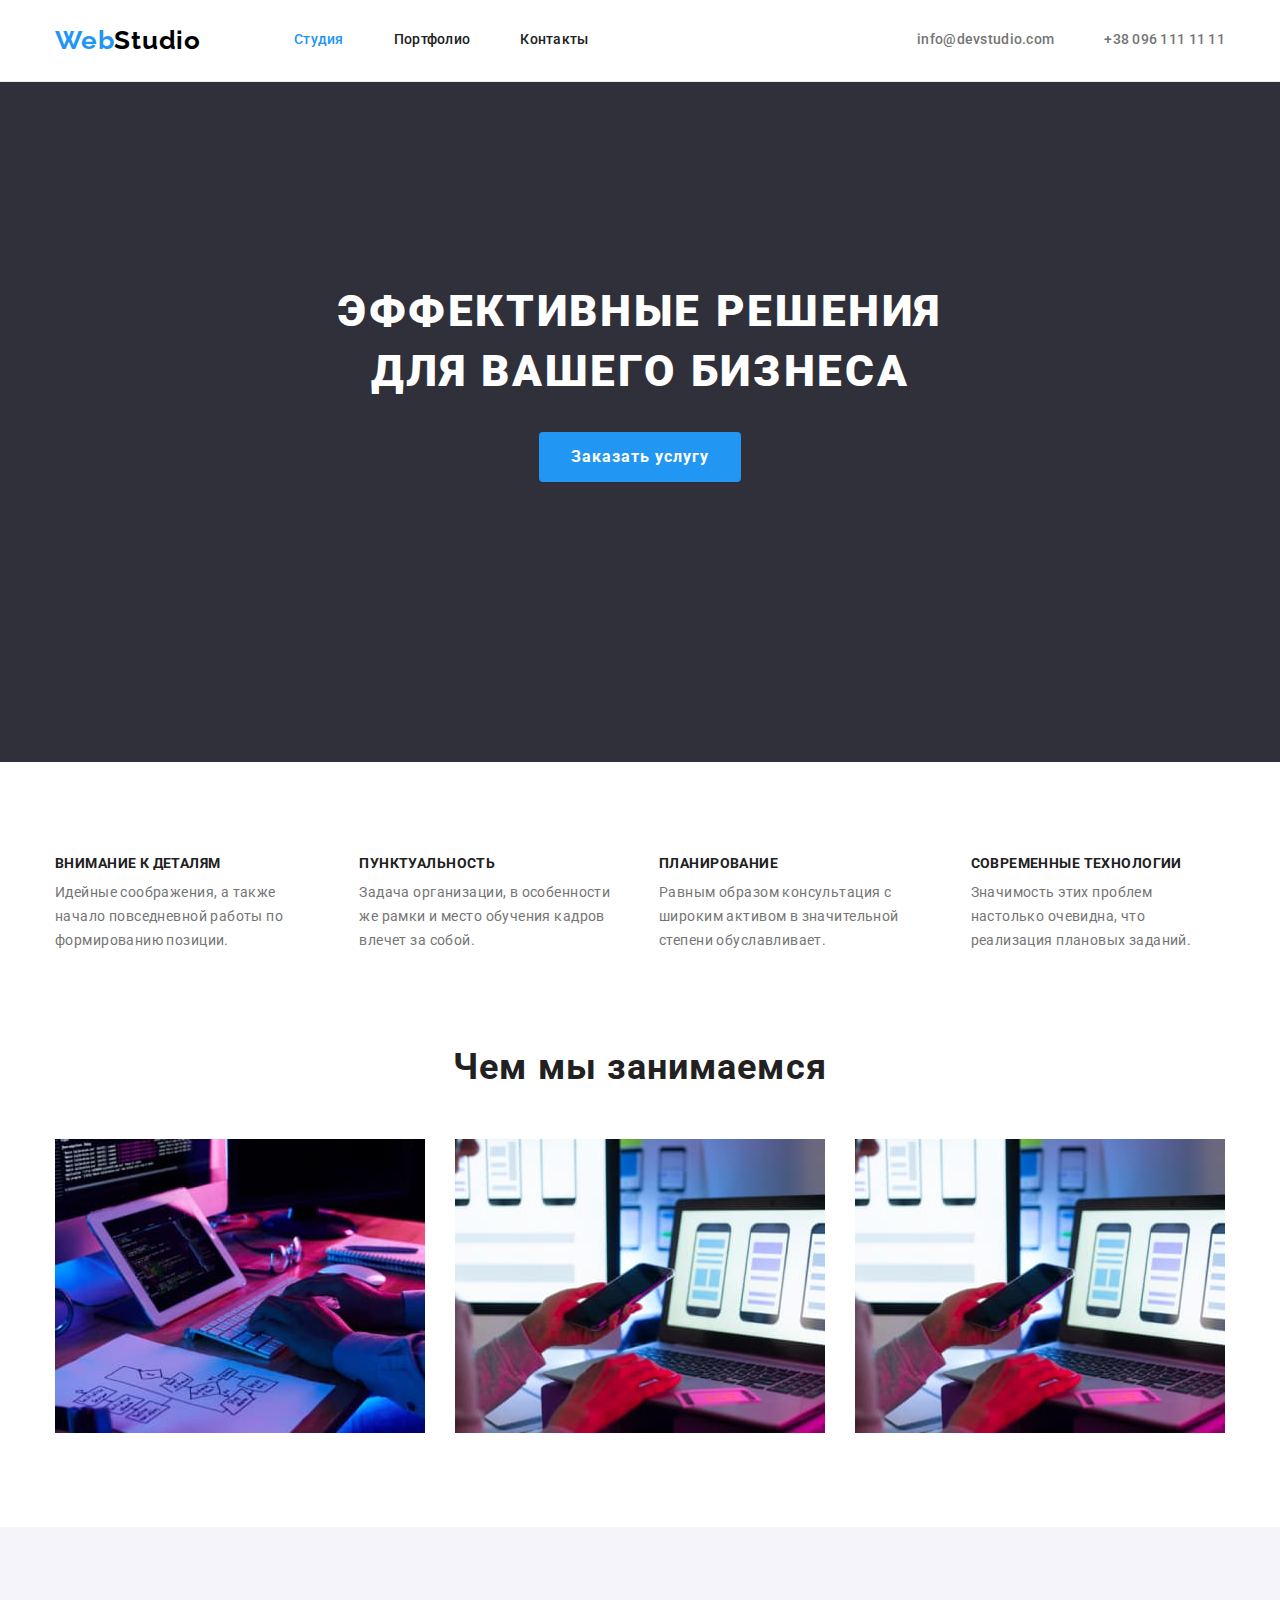
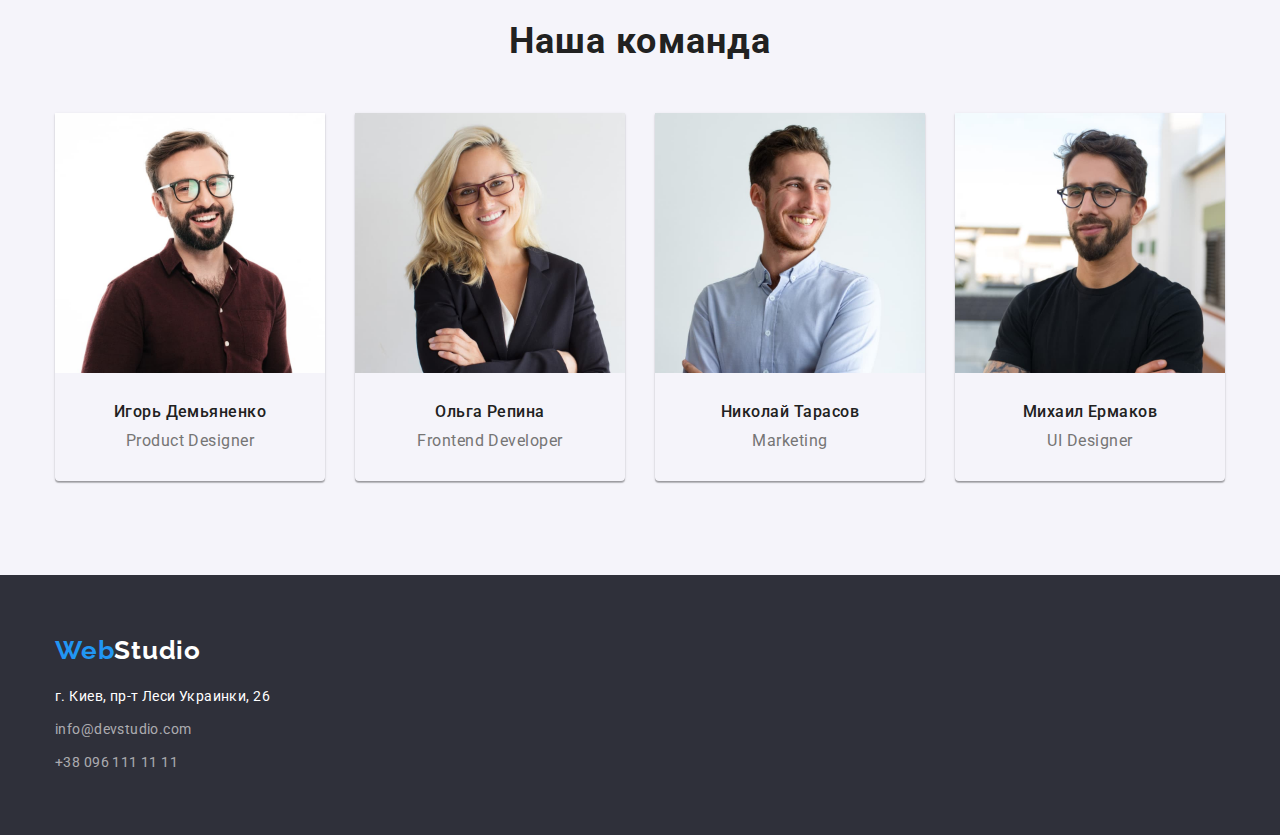
<file: index.html>
<!DOCTYPE html>
<html lang="ru">
<head>
    <meta charset="UTF-8">
    <meta http-equiv="X-UA-Compatible" content="IE=edge">
    <meta name="viewport" content="width=device-width, initial-scale=1.0">
    <link rel="preconnect" href="https://fonts.googleapis.com">
    <link rel="preconnect" href="https://fonts.gstatic.com" crossorigin>
    <link rel="stylesheet" href="./css/modern-normalize.css">
    <link href="https://fonts.googleapis.com/css2?family=Raleway:wght@700&family=Roboto:wght@400;500;700;900&display=swap" rel="stylesheet">
    <link rel="stylesheet" href="./css/styles.css"/>
    <title>Студия</title>
</head>
<body>
    <!--Сосздаем шапку-->
    <header class="header">
        <div class="container header-container">
            <nav class="navigation">
                <a class="logo logo-nav" lang="en" href="./index.html"><span class="logo-color">Web</span>Studio </a>
                <ul class="menu-nav list">
                    <li class="header-nav-item"> <a class="link-menu-nav link active" href="./index.html">Студия</a></li>
                    <li class="header-nav-item"> <a class="link-menu-nav link" href="./portfolio.html">Портфолио</a></li>
                    <li class="header-nav-item"> <a class="link-menu-nav link" href="#contact">Контакты</a></li>
                </ul>
            </nav>
            <ul class="mail-tel-header list">
                <li class="header-item"><a class="link-mth link" href="mailto:info@devstudio.com">info@devstudio.com</a></li>
                <li class="header-item"><a class="link-mth link" href="tel:+380961111111">+38 096 111 11 11</a></li>
            </ul>
        </div>  
    </header>

    <!--Основная часть-->
    <main>
        <!--Герой-->
        <section class="hero">
            <div class="container">
                <h1 class="title-hero">Эффективные решения <br> для вашего бизнеса</h1>
                <button class="button-hero" type="button">Заказать услугу</button>
            </div>
        </section>

        <section class="section">
            <div class="container">
                <h2 hidden>О нас</h2>
                <ul class="about-list list">
                    <li class="about-item"> 
                        <h3 class="title-about-uns">Внимание к деталям</h3>
                        <p class="text-about-uns">Идейные соображения, а также начало повседневной работы по формированию позиции.</p>
                    </li>
                    <li class="about-item">
                        <h3 class="title-about-uns">Пунктуальность</h3>
                        <p class="text-about-uns">Задача организации, в особенности же рамки и место обучения кадров влечет за собой.</p>
                    </li>
                    <li class="about-item">
                        <h3 class="title-about-uns">Планирование</h3>
                        <p class="text-about-uns">Равным образом консультация с широким активом в значительной степени обуславливает.</p>
                    </li>
                    <li class="about-item">
                        <h3 class="title-about-uns">Современные технологии</h3>
                        <p class="text-about-uns">Значимость этих проблем настолько очевидна, что реализация плановых заданий.</p>
                    </li>
                </ul>
            </div>
        </section>

        <section class="services">
            <div class="container">
                <h2 class="title-services">Чем мы занимаемся</h2>
                <ul class="services-list list">
                    <li class="services-item"><img src="./images/box1.jpg" alt="написание кода" width="370"></li>
                    <li class="services-item"><img src="./images/box2.jpg" alt="адаптивная верстка" width="370"></li>
                    <li class="services-item"><img src="./images/box2.jpg" alt="вб дизайн" width="370"></li>
                </ul>
            </div>
        </section>

        <section class="section our-team">
            <div class="container">
                <h2 class="title-our-team">Наша команда</h2>
                <ul class="team-list list">
                    <li class="team-item">
                        <img src="./images/img1.jpg" alt="Игорь дизайнер" width="270">
                        <div class="thumb">
                            <h3 class="specialist-name">Игорь Демьяненко</h3>
                            <p class="specialist">Product Designer</p>
                        </div>
                    </li>
                    <li class="team-item">
                        <img src="./images/img2.jpg" alt="Ольга верстальщик" width="270">
                        <div class="thumb">
                            <h3 class="specialist-name">Ольга Репина</h3>
                            <p class="specialist">Frontend Developer</p>
                        </div>
                    </li>
                    <li class="team-item">
                        <img src="./images/img3.jpg" alt="Николай маркетинг" width="270">
                        <div class="thumb">
                            <h3 class="specialist-name">Николай Тарасов</h3>
                            <p class="specialist">Marketing</p>
                        </div>
                    </li>
                    <li class="team-item">
                        <img src="./images/img4.jpg" alt="Михаил дизайнер" width="270">
                        <div class="thumb">
                            <h3 class="specialist-name">Михаил Ермаков</h3>
                            <p class="specialist">UI Designer</p>
                        </div>
                    </li>
                    
                </ul>
            </div>  
        </section>
    </main>

    <!--Подвал-->
    <footer class="footer">
        <div class="container">
            <a class="logo logo-footer" lang="en" href="./index.html"><span class="logo-color">Web</span>Studio </a>
            <address class="adress" id="contact">
                <ul class="footer-list list">
                    <li class="footer-item"><a class="link" href="https://goo.gl/maps/QvZ3WTDbZdHb9SWs6" target="_blank">г. Киев, пр-т Леси Украинки, 26</a></li>
                    <li class="footer-item footer-mail-tel"><a class="link" href="mailto:info@devstudio.com">info@devstudio.com</a></li>
                    <li class="footer-item footer-mail-tel"><a class="link" href="tel:+380961111111">+38 096 111 11 11</a></li>
                </ul>
            </address>
        </div>
    </footer>
</body>
</html>
</file>
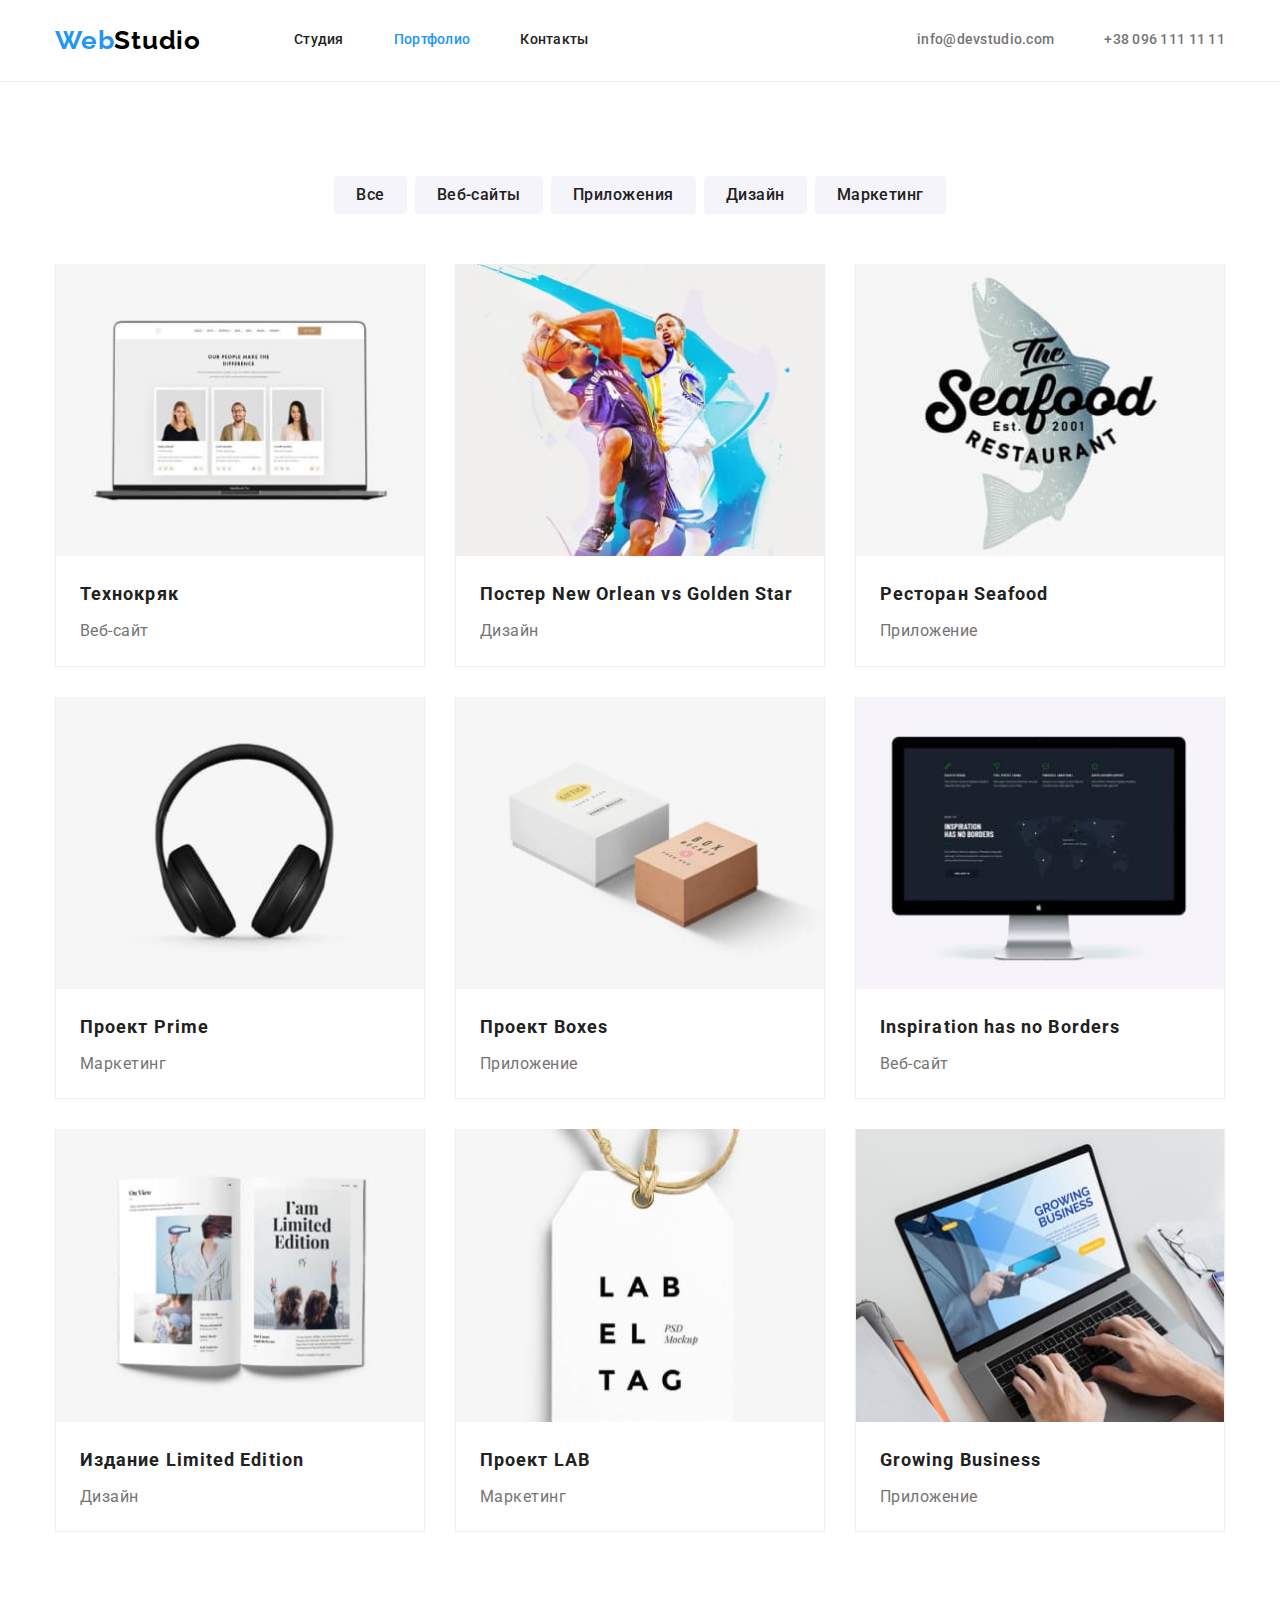
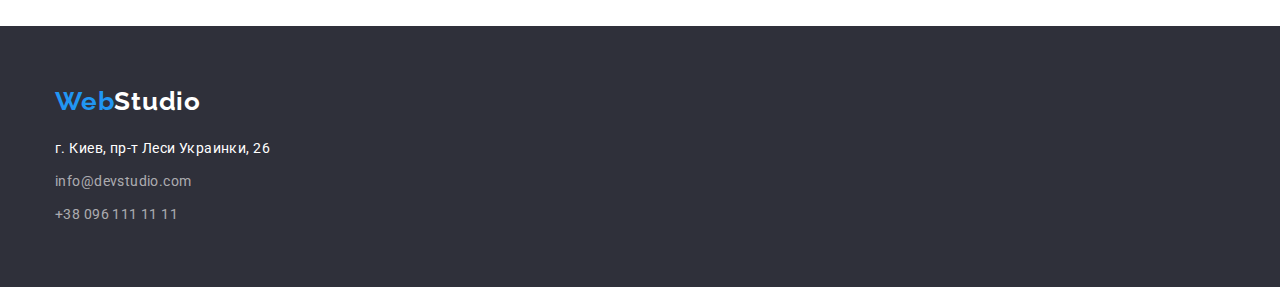
<file: portfolio.html>
<!DOCTYPE html>
<html lang="ru">
<head>
    <meta charset="UTF-8">
    <meta http-equiv="X-UA-Compatible" content="IE=edge">
    <meta name="viewport" content="width=device-width, initial-scale=1.0">
    <link rel="preconnect" href="https://fonts.googleapis.com">
    <link rel="preconnect" href="https://fonts.gstatic.com" crossorigin>
    <link rel="stylesheet" href="./css/modern-normalize.css">
    <link href="https://fonts.googleapis.com/css2?family=Raleway:wght@700&family=Roboto:wght@400;500;700;900&display=swap" rel="stylesheet">
    <link rel="stylesheet" href="./css/styles.css"/>
    <title>Студия</title>
</head>
<body>
    <!--Сосздаем шапку-->
    <header class="header">
        <div class="container header-container">
            <nav class="navigation">
                <a class="logo logo-nav" lang="en" href="./index.html"><span class="logo-color">Web</span>Studio </a>
                <ul class="menu-nav list">
                    <li class="header-nav-item"> <a class="link-menu-nav link" href="./index.html">Студия</a></li>
                    <li class="header-nav-item"> <a class="link-menu-nav link active" href="./portfolio.html">Портфолио</a></li>
                    <li class="header-nav-item"> <a class="link-menu-nav link" href="#contact">Контакты</a></li>
                </ul>
            </nav>
            <ul class="mail-tel-header list">
                <li class="header-item"><a class="link-mth link" href="mailto:info@devstudio.com">info@devstudio.com</a></li>
                <li class="header-item"><a class="link-mth link" href="tel:+380961111111">+38 096 111 11 11</a></li>
            </ul>
        </div>  
    </header>

    <!--Основная часть-->
    <main>
        <section class="portfolio">
            <div class="container">
                <ul class="btn-list list">
                    <li class="btn">
                        <button class="button" type="button">Все</button>
                    </li>
                    <li class="btn">
                        <button class="button" type="button">Веб-сайты</button>
                    </li>
                    <li class="btn">
                        <button class="button" type="button">Приложения</button>
                    </li>
                    <li class="btn">
                        <button class="button" type="button">Дизайн</button>
                    </li>
                    <li class="btn">
                        <button class="button" type="button">Маркетинг</button>
                    </li>
                </ul>
                <h1 hidden>Портфолио</h1>
                <ul class="portfolio-list list">
                    <li class="portfolio-list-item">
                        <img src="./images/img_1.jpg" alt="Игорь дизайнер" width="370">
                        <div class="thumb-portfolio">
                            <h2 class="title-portfolio-list">
                                Технокряк
                            </h2>
                            <p class="description">
                                Веб-сайт
                            </p>
                        </div>
                    </li>
                    <li class="portfolio-list-item">
                        <img src="./images/img_2.jpg" alt="Игорь дизайнер" width="370">
                        <div class="thumb-portfolio">
                            <h2 class="title-portfolio-list">
                                Постер New Orlean vs Golden Star
                            </h2>
                            <p class="description">
                                Дизайн
                            </p>
                        </div>
                    </li>
                    <li class="portfolio-list-item">
                        <img src="./images/img_3.jpg" alt="Игорь дизайнер" width="370">
                        <div class="thumb-portfolio">
                            <h2 class="title-portfolio-list">
                                Ресторан Seafood
                            </h2>
                            <p class="description">
                                Приложение
                            </p>
                        </div>
                    </li>
                    <li class="portfolio-list-item">
                        <img src="./images/img_4.jpg" alt="Игорь дизайнер" width="370">
                        <div class="thumb-portfolio">
                            <h2 class="title-portfolio-list">
                                Проект Prime
                            </h2>
                            <p class="description">
                                Маркетинг
                            </p>
                        </div>
                    </li>
                    <li class="portfolio-list-item">
                        <img src="./images/img_5.jpg" alt="Игорь дизайнер" width="370">
                        <div class="thumb-portfolio">
                            <h2 class="title-portfolio-list">
                                Проект Boxes
                            </h2>
                            <p class="description">
                                Приложение
                            </p>
                        </div>
                    </li>
                    <li class="portfolio-list-item">
                        <img src="./images/img_6.jpg" alt="Игорь дизайнер" width="370">
                        <div class="thumb-portfolio">
                            <h2 class="title-portfolio-list">
                                Inspiration has no Borders
                            </h2>
                            <p class="description">
                                Веб-сайт
                            </p>
                        </div>
                    </li>
                    <li class="portfolio-list-item">
                        <img src="./images/img_7.jpg" alt="Игорь дизайнер" width="370">
                        <div class="thumb-portfolio">
                            <h2 class="title-portfolio-list">
                                Издание Limited Edition
                            </h2>
                            <p class="description">
                                Дизайн
                            </p>
                        </div>
                    </li>
                    <li class="portfolio-list-item">
                        <img src="./images/img_8.jpg" alt="Игорь дизайнер" width="370">
                        <div class="thumb-portfolio">
                            <h2 class="title-portfolio-list">
                                Проект LAB
                            </h2>
                            <p class="description">
                                Маркетинг
                            </p>
                        </div>
                    </li>
                    <li class="portfolio-list-item">
                        <img src="./images/img_9.jpg" alt="Игорь дизайнер" width="370">
                        <div class="thumb-portfolio">
                            <h2 class="title-portfolio-list">
                                Growing Business
                            </h2>
                            <p class="description">
                                Приложение
                            </p>
                        </div>
                    </li>
                </ul>
            </div>
        </section>
    </main>

    <!--Подвал-->
    <footer class="footer">
        <div class="container">
            <a class="logo logo-footer" lang="en" href="./index.html"><span class="logo-color">Web</span>Studio </a>
            <address class="adress">
                <ul class="footer-list list" id="contact">
                    <li class="footer-item"><a class="link" href="https://goo.gl/maps/QvZ3WTDbZdHb9SWs6" target="_blank">г. Киев, пр-т Леси Украинки, 26</a></li>
                    <li class="footer-item footer-mail-tel"><a class="link" href="mailto:info@devstudio.com">info@devstudio.com</a></li>
                    <li class="footer-item footer-mail-tel"><a class="link" href="tel:+380961111111">+38 096 111 11 11</a></li>
                </ul>
            </address>
        </div>
    </footer>
    
</body>
</html>
</file>
<file: css/styles.css>
:root{
    --text-color: #757575;
    --background-color:#F5F4FA;
    --header-background-color:#FFFFFF;
    --header-border:#ECECEC;
    --portfolio-border:#EEEEEE;
    --hero-background-color:#2F303A;
    --footer-background-color:#2F303A;
    --title-text-color: #212121;
    --name-text-color: #212121;
    --logo-blue-color:#2196F3;
    --logo-black-color:#000000;
    --logo-white-color: #ffffff;
    --active-color:#2196F3;
    --background-button-color-blue: #2196F3;
    --background-button-color: #F5F4FA;
    --text-button-color: #ffffff;
    --text-footer-color: #ffffff;
    --text-footer-tel-mail-color: #ffffff9c;

    --main-font: Roboto, sans-serif;
    --logo-font: Raleway, sans-serif;
}

body{
    font-family: var(--main-font, 'Verdana', sans-serif);
  /*----------------------------------------*/
    color: var(--text-color, black);
}
h1,h2,h3,h4,h5,h6,p{
    margin: 0;
}
ul{
    margin: 0;
    padding: 0;
}
img{
    display: block;
    height: auto;
    max-width: 100%;
}
.container{
   padding-left: 15px;
   padding-right: 15px;
    width: 1200px;
    margin: 0 auto;
    
}
.link{
    color: inherit;
    text-decoration: none;
}   
.list{
    list-style: none;  
}
.logo{
    font-family: var(--logo-font, sans-serif);
    font-weight: 700;
    font-size: 26px;
    line-height: 1.19;
    letter-spacing: 0.03em;
    text-decoration: none;
    margin-right: 93px;
}
.logo-color{
    color: var(--logo-blue-color, blue);
}

/*---------------HEADER------------------------------------------*/
.header{
    padding: 25px 0;
    border-bottom: var(--header-border) solid 1px;
}
.logo-nav{
    color: var(--logo-black-color, black);
}
.header-container{
    display: flex;
    align-items: center;
}
.navigation{
    display: flex;
    align-items: center;
}
.header-nav-item:not(:last-child){
    margin-right: 50px;
}

.menu-nav{
    font-family: var(--main-font, sans-serif); 
    font-weight: 500;
    font-size: 14px;
    line-height: 1.14;
    letter-spacing: 0.02em;
    display: flex;
    color: var(--title-text-color, black);
}
.mail-tel-header{
    font-family: var(--main-font, sans-serif);
    font-weight: 500;
    font-size: 14px;
    line-height: 1.14;
    letter-spacing: 0.02em;
    display: flex;
    margin-left: auto;
}
.header-item:not(:first-child){
    margin-left: 50px;
}

.link-menu-nav:hover,
.link-menu-nav:focus{
    color: var(--active-color, blue);
}
.link-mth:hover{
    color: var(--active-color, blue);
}
.active{
    color: var(--active-color, blue);
}

/*---------------HEADER------------------------------------------*/


/*---------------MAIN-INDEX-----------------------------------------*/
.hero{
    padding-top: 200px;
    padding-bottom: 280px;
    background-color: var(--hero-background-color);
}

.title-hero{
    font-family: var(--main-font, sans-serif);
    font-style: normal;
    font-weight: 900;
    font-size: 44px;
    line-height: 1.36;
    letter-spacing: 0.06em;
    text-transform: uppercase;
    color: var(--logo-white-color, white);
text-align: center;
}
.button-hero{
    font-family: var(--main-font, sans-serif);
    font-style: normal;
    font-weight:700;
    font-size: 16px;
    line-height:1.87;
    letter-spacing: 0.06em;
    background-color: var(--background-button-color-blue, blue);
    color: var(--text-button-color, white);
    border-radius: 4px;
    cursor:pointer;
    display: block; 
    margin: 30px auto 0;
    border: none;
    padding: 10px 32px;
   
}
.section{
    padding: 94px 0;
}
.title-about-uns{
    font-family: var(--main-font, sans-serif);
    font-style: normal;
    font-size: 14px;
    line-height: 1.14;
    letter-spacing: 0.03em;
    text-transform: uppercase;
    color:var(--title-text-color, black);
}
.text-about-uns{
    font-family:var(--main-font,sans-serif);
    font-size: 14px;
    line-height: 1.71;
    letter-spacing: 0.03em;
    margin-top: 10px;
}
.about-list{
    display: flex;
}
.about-item:not(:last-child){
    margin-right: 30px;
}

.services{
    padding-bottom: 94px;
}
.title-services{
    font-family: var(--main-font, sans-serif);
    font-style: normal;
    font-size: 36px;
    line-height:1.16;
    letter-spacing: 0.03em;
    text-align: center;
    color:var(--title-text-color, black);
}
.services-list{
    display: flex;
    margin-top: 50px;
}
.services-item:not(:last-child){
    margin-right: 30px;
}

.our-team{
    background:var(--background-color, grey);
}
.title-our-team{
    font-family: var(--main-font, sans-serif);
    font-style: normal;
    font-size: 36px;
    line-height: 1.16;
    letter-spacing: 0.03em;
    text-align: center;
    color:var(--title-text-color, black);
}
.team-list{
    display: flex;
    margin-top: 50px;
    text-align: center;
       
}
.team-item{
    border-radius: 0px 0px 4px 4px;
    box-shadow: 0px 1px 3px rgba(0, 0, 0, 0.12), 0px 1px 1px rgba(0, 0, 0, 0.14), 0px 2px 1px rgba(0, 0, 0, 0.2);
}
.team-item:not(:last-child){
    margin-right: 30px;
}
.thumb{
    padding: 30px 0;
}
.specialist-name{
    font-family: var(--main-font, sans-serif);
    font-style: normal;
    font-weight: 500;
    font-size: 16px;
    line-height: 1.18;
    letter-spacing: 0.03em;
    color:var(--name-text-color, black);
}
.specialist{
    font-family:  var(--main-font, sans-serif);
    font-size: 16px;
    line-height: 1.18;
    letter-spacing: 0.03em;
    margin-top: 10px;
}
/*---------------MAIN-INDEX--------------------------------------*/


/*---------------MAIN-PORTFOLIO----------------------------------*/
.portfolio{
    padding: 94px 0;
}
.btn-list{
    display: flex;
    margin-bottom: 50px;
    justify-content: center;
    
}
.button{
    font-family:var(--main-font,sans-serif);
    font-style:normal;
    font-weight:500;
    font-size:16px;
    line-height:1.62;
    letter-spacing:0.03em;
    color:var(--title-text-color,black);
    background-color:var(--background-button-color, grey);
    border: none;
    border-radius: 4px;
    cursor:pointer;
    padding: 6px 22px;
}
.btn:not(:last-child){
    margin-right: 8px;
}
.button:hover,
.button:focus{
    background-color:var(--active-color, blue);
    color:var(--text-button-color,white);
   
}
.portfolio-list{
    display: flex;
    flex-wrap: wrap;
    margin-left: -30px;
    margin-top: -30px;
}
.portfolio-list-item{
    border-right:var(--portfolio-border) 1px solid ;
    border-left:var(--portfolio-border) 1px solid ;
    border-bottom:var(--portfolio-border) 1px solid ;
    flex-basis: calc(100% / 3 - 30px);
    margin-left: 30px;
    margin-top: 30px;
}
.thumb-portfolio{
    padding: 20px 24px;
}
.title-portfolio-list{
    font-family:var(--main-font,sans-serif);
    font-style: normal;
    font-size: 18px;
    line-height: 2;
    letter-spacing: 0.06em;
    color: var(--title-text-color, black);
}
.description{
    font-family:var(--main-font,sans-serif);
    font-size: 16px;
    line-height: 1.83;
    letter-spacing: 0.03em;
    margin-top: 4px;
}

/*---------------MAIN-PORTFOLIO----------------------------------*/
 

/*---------------FOOTER------------------------------------------*/
.footer{
   padding: 60px 0;
    background-color: var(--footer-background-color);
}

.logo-footer{
    color: var(--logo-white-color, white);
}
.adress{
    font-family:  var(--main-font, sans-serif);
    font-style: normal;
    font-weight: 400;
    font-size: 14px;
    line-height: 1.71;
    letter-spacing: 0.03em;
    color:var(--text-footer-color, white);
margin-top: 20px;
}
.footer-item:not(:first-child){
    margin-top: 9px;
}
.footer-mail-tel{
    color: var(--text-footer-tel-mail-color);
}
</file>
